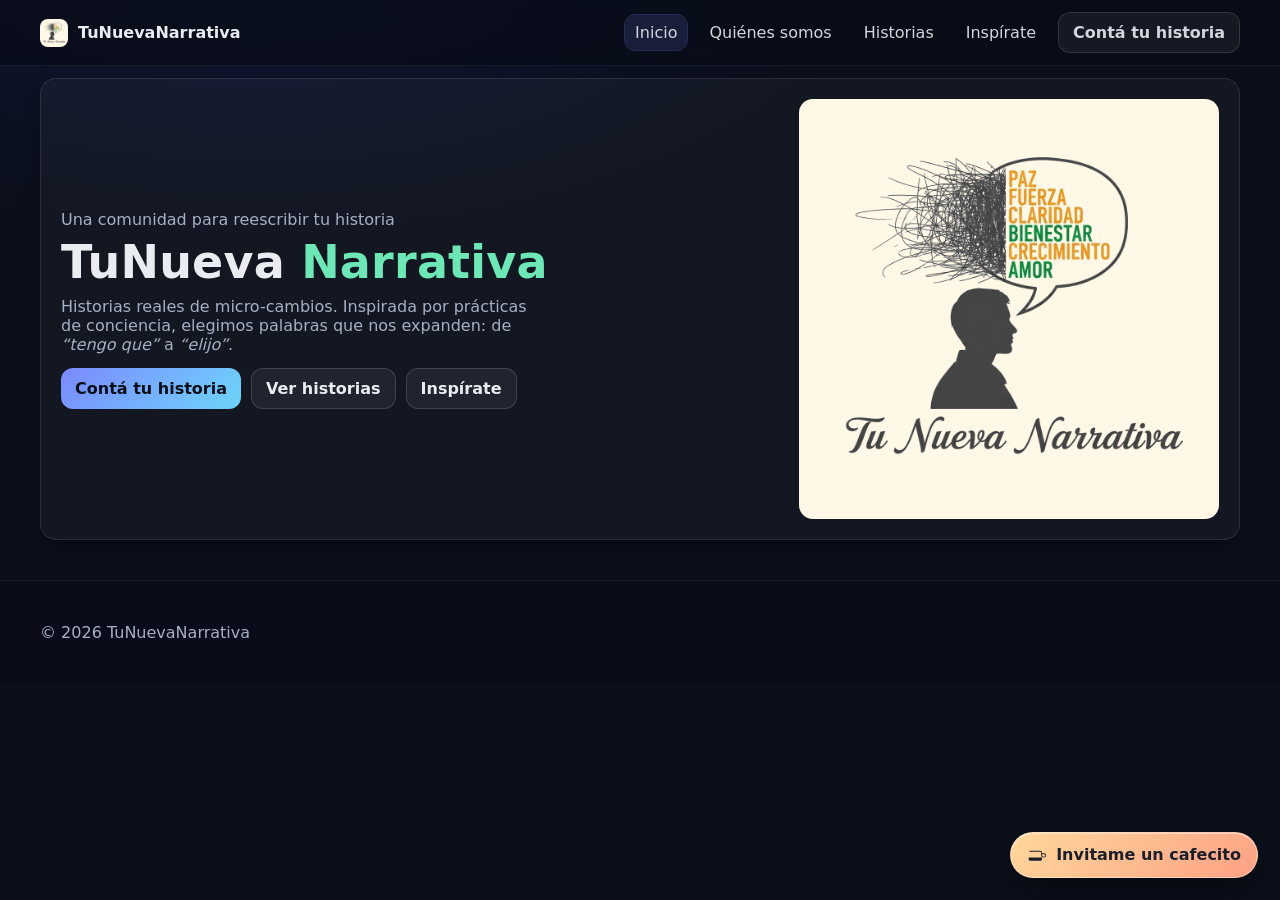
<file: index.html>
<!DOCTYPE html>
<html lang="es">
<head>
  <meta charset="utf-8" />
  <meta name="viewport" content="width=device-width, initial-scale=1" />
  <title>TuNuevaNarrativa</title>

  <!-- Tu CSS principal (dejá el tuyo) -->
  <link rel="stylesheet" href="assets/styles.css" />
  <!-- NUEVO: CSS chico para el menú móvil -->
  <link rel="stylesheet" href="assets/nav-mobile.css" />
</head>
<body>
  <header>
    <div class="container nav">
      <div class="brand">
        <img class="brand-logo" src="assets/logo.png" alt="Tu Nueva Narrativa" />
        <a href="#/inicio" style="text-decoration:none;color:var(--text);font-weight:700">TuNuevaNarrativa</a>
      </div>

      <!-- Botón hamburguesa (móvil) -->
      <button class="nav-toggle" aria-expanded="false" aria-controls="site-nav" aria-label="Abrir menú">☰</button>

      <!-- Menú -->
      <nav id="site-nav" aria-label="Principal">
        <a href="#/inicio">Inicio</a>
        <a href="#/quienes-somos">Quiénes somos</a>
        <a href="#/historias">Historias</a>
        <a href="#/recursos">Inspírate</a>
        <a class="btn btn-outline" href="#/conta-tu-historia">Contá tu historia</a>
      </nav>
    </div>
  </header>

  <main id="app" class="app"></main>

  <footer>
    <div class="container">
      <p>© <span id="year"></span> TuNuevaNarrativa</p>
    </div>
  </footer>

  <script src="assets/app.js?v=7"></script>
    <!-- …acá van tu header, el <div id="app"></div> y el footer… -->

  <!-- scripts de tu sitio -->
  <script src="assets/app.js"></script>

  <!-- Botón flotante Cafecito (pegalo acá, justo antes de </body>) -->
  <a class="floating-cafecito"
     href="https://cafecito.app/tunuevanarrativa"
     target="_blank"
     rel="noopener noreferrer"
     aria-label="Invitame un cafecito">
    <svg viewBox="0 0 24 24" aria-hidden="true">
      <path d="M3 8h13a1 1 0 0 1 1 1v3a3 3 0 0 0 3 3h.5a2.5 2.5 0 0 0 0-5H18V9a2 2 0 0 0-2-2H3v1Zm15 3h2.5a1.5 1.5 0 0 1 0 3H20a2 2 0 0 1-2-2v-1ZM4 19a2 2 0 0 1-2-2v-2h16v2a2 2 0 0 1-2 2H4Zm0 0h12" fill="currentColor"/>
    </svg>
    <span>Invitame un cafecito</span>
  </a>
</body>
</html>

</body>
</html>
</file>
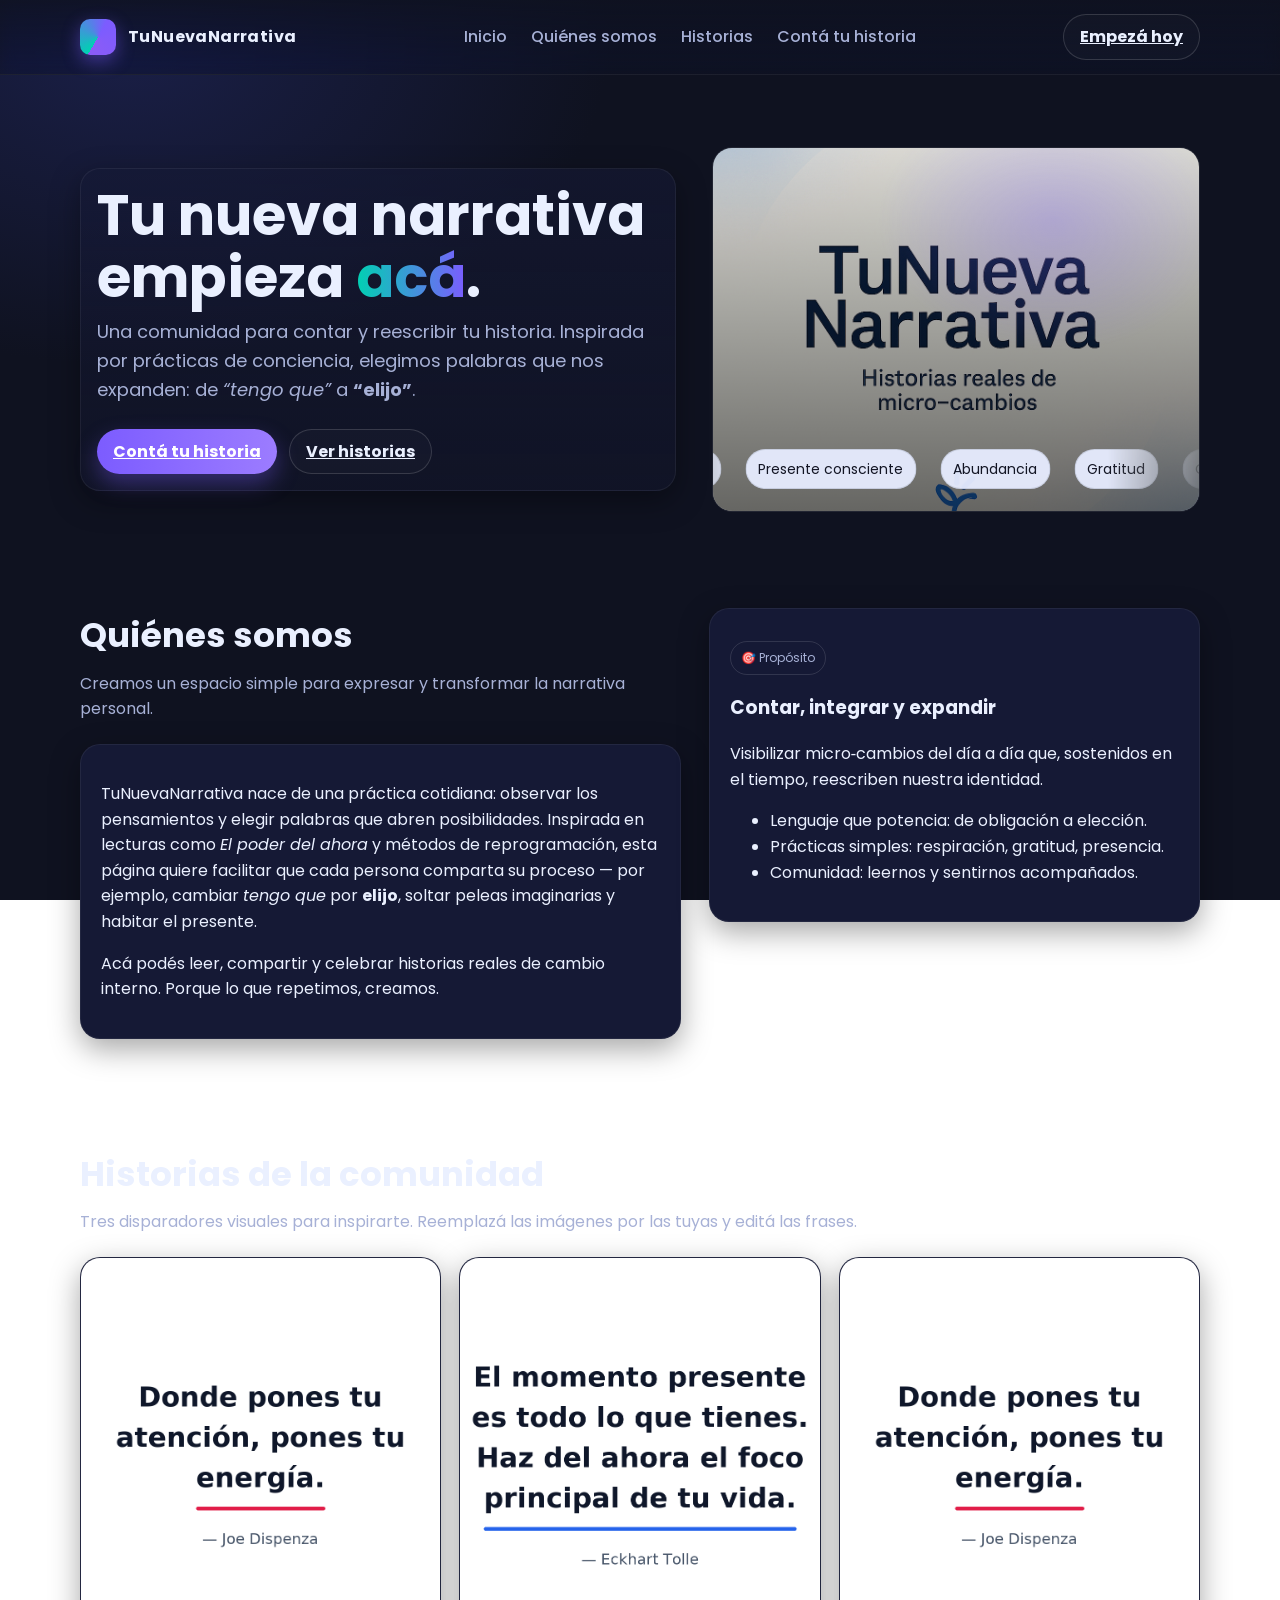
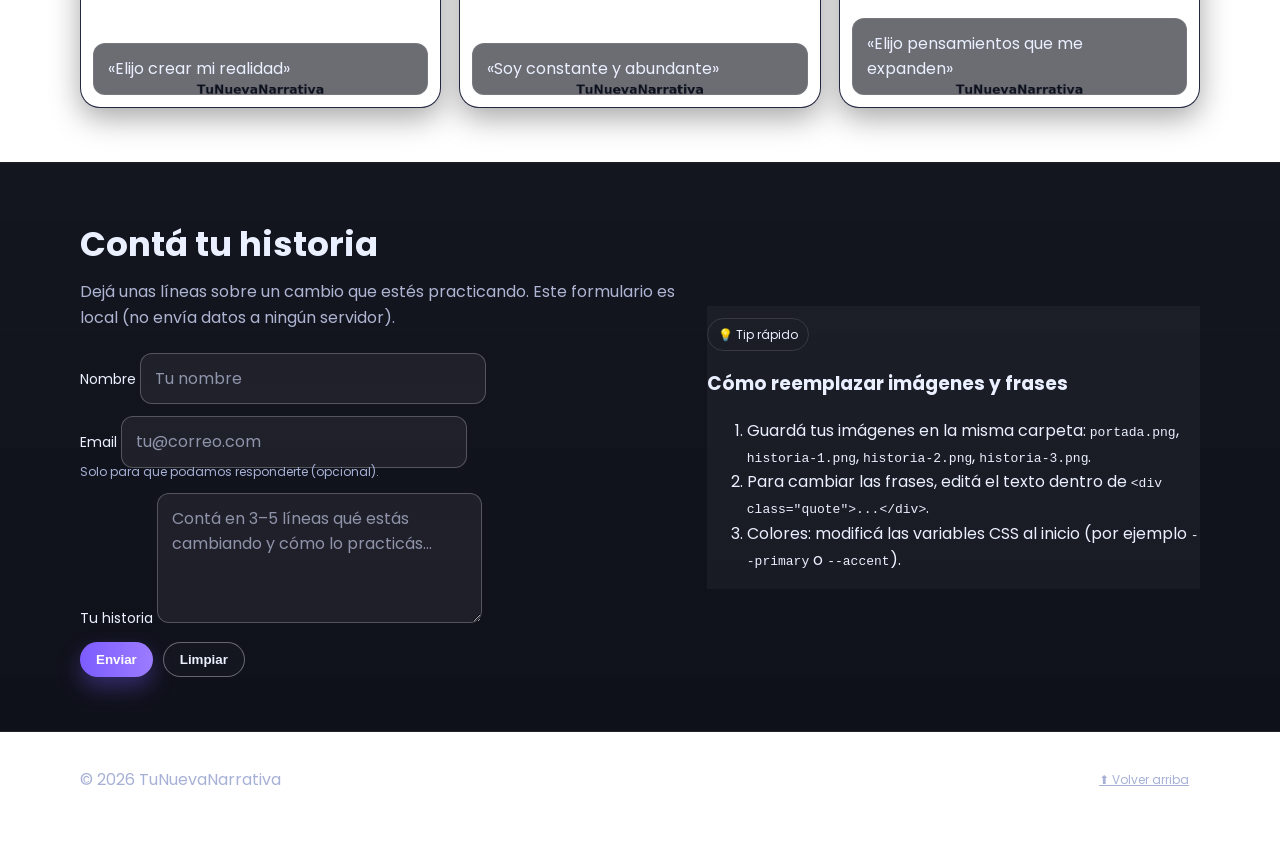
<file: Index.html>
<!DOCTYPE html>
<html lang="es">
<head>
  <meta charset="utf-8" />
  <meta name="viewport" content="width=device-width, initial-scale=1" />
  <title>TuNuevaNarrativa — Contá tu historia</title>
  <meta name="description" content="TuNuevaNarrativa: una comunidad para contar y reescribir tu historia. Inspirá y dejate inspirar." />
  <meta property="og:title" content="TuNuevaNarrativa — Contá tu historia" />
  <meta property="og:description" content="Una comunidad para contar y reescribir tu historia." />
  <meta property="og:type" content="website" />
  <meta property="og:image" content="portada.png" />
  <link rel="preconnect" href="https://fonts.googleapis.com">
  <link rel="preconnect" href="https://fonts.gstatic.com" crossorigin>
  <link href="https://fonts.googleapis.com/css2?family=Poppins:wght@300;400;600;700&display=swap" rel="stylesheet">
  <style>
    :root{
      /* Cambiá estos colores a tu gusto */
      --bg: #0f1220;            /* Fondo principal (muy oscuro para resaltar) */
      --panel: #151935;        /* Paneles/cards */
      --text: #eaf0ff;         /* Texto principal */
      --muted: #a7b1d6;        /* Texto secundario */
      --primary: #7c5cff;      /* Llamativo (violeta) */
      --accent: #00d1b2;       /* Acento (turquesa) */
      --danger: #ff6b6b;       /* Errores */
      --radius-xl: 20px;
      --radius-md: 14px;
      --shadow: 0 10px 30px rgba(0,0,0,.35);
    }

    *{ box-sizing: border-box; }
    html, body{ height: 100%; }
    body{
      margin: 0;
      font-family: 'Poppins', system-ui, -apple-system, Segoe UI, Roboto, Ubuntu, Cantarell, 'Helvetica Neue', Arial, sans-serif;
      background: radial-gradient(1200px 800px at 10% 5%, #1a1f47 0%, var(--bg) 40%) no-repeat;
      color: var(--text);
      line-height: 1.6;
      scroll-behavior: smooth;
    }

    /* Layout */
    .container{ width: min(1120px, 92%); margin-inline: auto; }

    /* Header */
    header{
      position: sticky; top: 0; z-index: 100;
      backdrop-filter: saturate(160%) blur(8px);
      background: linear-gradient(180deg, rgba(15,18,32,.85), rgba(15,18,32,.45));
      border-bottom: 1px solid rgba(255,255,255,.06);
    }
    .nav{ display: flex; align-items: center; justify-content: space-between; padding: 14px 0; }
    .brand{ display: flex; align-items: center; gap: 12px; font-weight: 700; letter-spacing: .4px; }
    .logo{
      width: 36px; height: 36px; border-radius: 10px;
      background: conic-gradient(from 210deg, var(--accent), var(--primary), #8b5cf6);
      box-shadow: 0 6px 18px rgba(124,92,255,.45);
    }
    nav a{
      color: var(--muted); text-decoration: none; margin-left: 20px; font-weight: 500;
    }
    nav a:hover{ color: var(--text); }
    .btn{ display: inline-flex; align-items: center; gap: 8px; border: 0; cursor: pointer; font-weight: 700; }
    .btn-primary{
      background: linear-gradient(90deg, var(--primary), #9c7cff);
      padding: 10px 16px; border-radius: 999px; color: white; box-shadow: 0 10px 22px rgba(124,92,255,.35);
    }
    .btn-outline{
      padding: 9px 16px; border-radius: 999px; color: var(--text);
      border: 1px solid rgba(255,255,255,.15);
      background: rgba(255,255,255,.02);
    }

    /* Hero */
    .hero{ position: relative; padding: 72px 0 42px; overflow: clip; }
    .hero-wrap{ display: grid; grid-template-columns: 1.1fr .9fr; gap: 36px; align-items: center; }
    .hero h1{ font-size: clamp(32px, 5vw, 56px); line-height: 1.1; margin: 0 0 10px; }
    .hero p{ color: var(--muted); margin: 0 0 24px; font-size: clamp(16px, 2vw, 18px); }
    .hero-cta{ display: flex; gap: 12px; flex-wrap: wrap; }

    .hero-card{
      background: linear-gradient(180deg, rgba(21,25,53,.6), rgba(21,25,53,.3));
      border: 1px solid rgba(255,255,255,.06);
      border-radius: var(--radius-xl);
      padding: 16px; box-shadow: var(--shadow);
    }
    .hero-img{
      position: relative; aspect-ratio: 4 / 3; border-radius: var(--radius-xl); overflow: hidden; isolation: isolate;
      border: 1px solid rgba(255,255,255,.08);
    }
    .hero-img img{ width: 100%; height: 100%; object-fit: cover; display: block; filter: saturate(1.05) contrast(1.05); }
    .hero-overlay{
      position: absolute; inset: 0; background: radial-gradient(60% 60% at 70% 20%, rgba(124,92,255,.28), transparent 60%),
                                      linear-gradient(180deg, rgba(0,0,0,.15), rgba(0,0,0,.6));
    }
    .ticker{
      position: absolute; inset-inline: -10%; bottom: 14px; display: flex; gap: 24px; padding: 8px 0; overflow: hidden;
      mask-image: linear-gradient(90deg, transparent, black 18%, black 82%, transparent);
    }
    .tag{
      white-space: nowrap; padding: 8px 12px; border-radius: 999px; font-size: 14px; color: #0e1020;
      background: #e7edff; border: 1px solid rgba(13,18,45,.12); opacity: .95;
    }

    /* Sección: Quiénes somos */
    section{ padding: 54px 0; }
    .section-title{ font-size: clamp(22px, 3.4vw, 34px); margin: 0 0 8px; }
    .section-sub{ color: var(--muted); margin: 0 0 22px; }
    .about{ display: grid; grid-template-columns: 1.1fr .9fr; gap: 28px; align-items: start; }
    .about .panel{ background: var(--panel); border: 1px solid rgba(255,255,255,.06); border-radius: var(--radius-xl); padding: 20px; box-shadow: var(--shadow); }

    /* Sección: Historias */
    .grid{ display: grid; gap: 18px; grid-template-columns: repeat(12, 1fr); }
    .card{ grid-column: span 4; background: var(--panel); border: 1px solid rgba(255,255,255,.06); border-radius: var(--radius-xl); overflow: hidden; box-shadow: var(--shadow); }
    .card .media{ position: relative; aspect-ratio: 4/5; overflow: hidden; }
    .card img{ width: 100%; height: 100%; object-fit: cover; display: block; }
    .card .quote{ position: absolute; inset: auto 12px 12px 12px; background: rgba(10,12,22,.6); color: var(--text); padding: 12px 14px; border-radius: 12px; border: 1px solid rgba(255,255,255,.08); }
    .chip{ display:inline-flex; align-items:center; gap:8px; font-size:12px; padding:6px 10px; border-radius:999px; border:1px solid rgba(255,255,255,.12); color: var(--muted); }

    /* CTA */
    .cta{ display:grid; grid-template-columns: 1.1fr .9fr; gap: 24px; align-items:center; }
    form{ display: grid; gap: 12px; }
    label{ font-size: 14px; color: var(--muted); }
    input, textarea{ background: rgba(255,255,255,.03); color: var(--text); border: 1px solid rgba(255,255,255,.14); border-radius: 12px; padding: 12px 14px; font: inherit; }
    textarea{ min-height: 130px; resize: vertical; }
    .hint{ font-size: 12px; color: var(--muted); margin-top: -6px; }
    .msg-ok{ display:none; padding: 14px; background: rgba(0,209,178,.15); border: 1px solid rgba(0,209,178,.35); color: #c7fff4; border-radius: 12px; }
    .msg-err{ display:none; padding: 14px; background: rgba(255,107,107,.1); border: 1px solid rgba(255,107,107,.35); color: #ffd3d3; border-radius: 12px; }

    /* Footer */
    footer{ padding: 30px 0 60px; color: var(--muted); border-top: 1px solid rgba(255,255,255,.06); }

    /* Responsivo */
    @media (max-width: 980px){ .hero-wrap, .about, .cta{ grid-template-columns: 1fr; } }
    @media (max-width: 860px){ .card{ grid-column: span 6; } }
    @media (max-width: 540px){ .card{ grid-column: span 12; } nav{ display:none; } }
      /* === Ajuste de contraste para la sección “Contá tu historia” === */
    #conta-tu-historia{ 
      background: linear-gradient(180deg, rgba(10,12,22,.96), rgba(10,12,22,.98));
      border-top: 1px solid rgba(255,255,255,.06);
      border-bottom: 1px solid rgba(255,255,255,.06);
      scroll-margin-top: 80px; /* evita que el header tape el título al hacer clic en el ancla */
    }
    #conta-tu-historia, 
    #conta-tu-historia h2, 
    #conta-tu-historia p, 
    #conta-tu-historia label{ color: var(--text); }
    #conta-tu-historia .section-sub{ color: #d6ddffcc; }
    #conta-tu-historia input, 
    #conta-tu-historia textarea{ 
      background: rgba(255,255,255,.06); 
      border-color: rgba(255,255,255,.24); 
      color: var(--text); 
    }
    #conta-tu-historia input::placeholder, 
    #conta-tu-historia textarea::placeholder{ color: #d9e1ff99; }
    #conta-tu-historia .panel{ background: rgba(255,255,255,.04); border-color: rgba(255,255,255,.12); }
    #conta-tu-historia .btn-outline{ border-color: rgba(255,255,255,.35); }
  </style>
</head>
<body>
  <header>
    <div class="container nav">
      <div class="brand">
        <div class="logo" aria-hidden="true"></div>
        <span>TuNuevaNarrativa</span>
      </div>
      <nav aria-label="Principal">
        <a href="#inicio">Inicio</a>
        <a href="#quienes-somos">Quiénes somos</a>
        <a href="#historias">Historias</a>
        <a href="#conta-tu-historia">Contá tu historia</a>
      </nav>
      <a class="btn btn-outline" href="#conta-tu-historia" aria-label="Ir al formulario">Empezá hoy</a>
    </div>
  </header>

  <main id="inicio" class="hero">
    <div class="container hero-wrap">
      <div>
        <div class="hero-card">
          <h1>Tu nueva narrativa empieza <span style="background: linear-gradient(90deg,var(--accent), var(--primary)); -webkit-background-clip: text; background-clip: text; color: transparent;">acá</span>.</h1>
          <p>Una comunidad para contar y reescribir tu historia. Inspirada por prácticas de conciencia, elegimos palabras que nos expanden: de <em>“tengo que”</em> a <strong>“elijo”</strong>.</p>
          <div class="hero-cta">
            <a class="btn btn-primary" href="#conta-tu-historia">Contá tu historia</a>
            <a class="btn btn-outline" href="#historias">Ver historias</a>
          </div>
        </div>
      </div>

      <div class="hero-img" aria-label="Imagen de portada">
        <!-- Reemplazá portada.png por tu imagen -->
        <img src="portada.png" alt="Fondo inspirador para TuNuevaNarrativa" />
        <div class="hero-overlay"></div>
        <div class="ticker" aria-hidden="true">
          <span class="tag">Elijo crear</span>
          <span class="tag">Presente consciente</span>
          <span class="tag">Abundancia</span>
          <span class="tag">Gratitud</span>
          <span class="tag">Constancia</span>
          <span class="tag">Nuevas creencias</span>
        </div>
      </div>
    </div>
  </main>

  <section id="quienes-somos">
    <div class="container about">
      <div>
        <h2 class="section-title">Quiénes somos</h2>
        <p class="section-sub">Creamos un espacio simple para expresar y transformar la narrativa personal.</p>
        <div class="panel">
          <p>
            TuNuevaNarrativa nace de una práctica cotidiana: observar los pensamientos y elegir palabras que abren posibilidades. Inspirada en lecturas como <em>El poder del ahora</em> y métodos de reprogramación, esta página quiere facilitar que cada persona comparta su proceso — por ejemplo, cambiar <em>tengo que</em> por <strong>elijo</strong>, soltar peleas imaginarias y habitar el presente.
          </p>
          <p>
            Acá podés leer, compartir y celebrar historias reales de cambio interno. Porque lo que repetimos, creamos.
          </p>
        </div>
      </div>
      <div class="panel">
        <p class="chip">🎯 Propósito</p>
        <h3 style="margin-top:6px">Contar, integrar y expandir</h3>
        <p>Visibilizar micro‑cambios del día a día que, sostenidos en el tiempo, reescriben nuestra identidad.</p>
        <ul>
          <li>Lenguaje que potencia: de obligación a elección.</li>
          <li>Prácticas simples: respiración, gratitud, presencia.</li>
          <li>Comunidad: leernos y sentirnos acompañados.</li>
        </ul>
      </div>
    </div>
  </section>

  <section id="historias">
    <div class="container">
      <h2 class="section-title">Historias de la comunidad</h2>
      <p class="section-sub">Tres disparadores visuales para inspirarte. Reemplazá las imágenes por las tuyas y editá las frases.</p>
      <div class="grid">
        <!-- Card 1 -->
        <article class="card" aria-label="Historia 1">
          <div class="media">
            <img src="historia-1.png" alt="Persona mirando un amanecer" />
            <div class="quote">«Elijo crear mi realidad»</div>
          </div>
        </article>
        <!-- Card 2 -->
        <article class="card" aria-label="Historia 2">
          <div class="media">
            <img src="historia-2.png" alt="Cuaderno de gratitud" />
            <div class="quote">«Soy constante y abundante»</div>
          </div>
        </article>
        <!-- Card 3 -->
        <article class="card" aria-label="Historia 3">
          <div class="media">
            <img src="historia-3.png" alt="Sendero en la naturaleza" />
            <div class="quote">«Elijo pensamientos que me expanden»</div>
          </div>
        </article>
      </div>
    </div>
  </section>

  <section id="conta-tu-historia">
    <div class="container cta">
      <div>
        <h2 class="section-title">Contá tu historia</h2>
        <p class="section-sub">Dejá unas líneas sobre un cambio que estés practicando. Este formulario es local (no envía datos a ningún servidor).</p>
        <form id="storyForm" novalidate>
          <div>
            <label for="nombre">Nombre</label>
            <input id="nombre" name="nombre" type="text" placeholder="Tu nombre" />
          </div>
          <div>
            <label for="email">Email</label>
            <input id="email" name="email" type="email" placeholder="tu@correo.com" />
            <div class="hint">Solo para que podamos responderte (opcional).</div>
          </div>
          <div>
            <label for="historia">Tu historia</label>
            <textarea id="historia" name="historia" placeholder="Contá en 3–5 líneas qué estás cambiando y cómo lo practicás..."></textarea>
          </div>
          <div style="display:flex; gap:10px; align-items:center; flex-wrap:wrap;">
            <button class="btn btn-primary" type="submit">Enviar</button>
            <button class="btn btn-outline" type="reset">Limpiar</button>
          </div>
          <div id="msgOk" class="msg-ok" role="status">¡Gracias por compartir! Tu historia quedó guardada en esta página (solo en tu navegador).</div>
          <div id="msgErr" class="msg-err" role="alert">Por favor escribí al menos 30 caracteres para tu historia.</div>
        </form>
      </div>
      <div class="panel">
        <p class="chip">💡 Tip rápido</p>
        <h3 style="margin-top:6px">Cómo reemplazar imágenes y frases</h3>
        <ol>
          <li>Guardá tus imágenes en la misma carpeta: <code>portada.png</code>, <code>historia-1.png</code>, <code>historia-2.png</code>, <code>historia-3.png</code>.</li>
          <li>Para cambiar las frases, editá el texto dentro de <code>&lt;div class="quote"&gt;...&lt;/div&gt;</code>.</li>
          <li>Colores: modificá las variables CSS al inicio (por ejemplo <code>--primary</code> o <code>--accent</code>).</li>
        </ol>
      </div>
    </div>
  </section>

  <footer>
    <div class="container" style="display:flex; justify-content:space-between; align-items:center; gap:12px; flex-wrap:wrap;">
      <span>© <span id="year"></span> TuNuevaNarrativa</span>
      <div style="display:flex; gap:10px; align-items:center;">
        <a class="chip" href="#inicio">⬆️ Volver arriba</a>
      </div>
    </div>
  </footer>

  <script>
    // Año dinámico en el footer
    document.getElementById('year').textContent = new Date().getFullYear();

    // Formulario local: valida, persiste en localStorage y muestra mensaje
    const form = document.getElementById('storyForm');
    const ok = document.getElementById('msgOk');
    const err = document.getElementById('msgErr');

    form.addEventListener('submit', (e) => {
      e.preventDefault();
      err.style.display = 'none';
      ok.style.display = 'none';

      const data = Object.fromEntries(new FormData(form).entries());
      const texto = (data.historia || '').trim();
      if(texto.length < 30){
        err.style.display = 'block';
        return;
      }
      const historias = JSON.parse(localStorage.getItem('tnn_historias') || '[]');
      historias.push({ ...data, fecha: new Date().toISOString() });
      localStorage.setItem('tnn_historias', JSON.stringify(historias));
      ok.style.display = 'block';
      form.reset();
    });

    // Accesibilidad: reduce animaciones si usuario prefiere
    const reduce = window.matchMedia('(prefers-reduced-motion: reduce)').matches;
    if(!reduce){
      // Animación simple del ticker de etiquetas
      const ticker = document.querySelector('.ticker');
      if(ticker){
        let x = 0;
        const step = () => {
          x -= 0.5; // velocidad
          ticker.style.transform = `translateX(${x}px)`;
          if(Math.abs(x) > ticker.scrollWidth / 2){ x = 0; }
          requestAnimationFrame(step);
        };
        requestAnimationFrame(step);
      }
    }
  </script>
</body>
</html>
</file>
<file: assets/styles.css>
/* ===============================
   TuNuevaNarrativa – styles.css
   =============================== */

/* ---- Reset & Base ---- */
* { box-sizing: border-box; }
html, body { height: 100%; }
:root{
  --bg: #0b0f1a;
  --panel: #10172a;
  --panel-2:#0f1426;
  --text:#e9ecf1;
  --muted:#a6b0c3;
  --primary:#7c89ff;
  --primary-2:#6ee7b7;
  --danger:#ff6b6b;

  --radius:14px;
  --radius-xl:18px;
  --shadow: 0 8px 24px rgba(0,0,0,.35);
}
body{
  margin:0;
  font-family: system-ui, -apple-system, Segoe UI, Roboto, "Helvetica Neue", Arial, "Noto Sans", "Liberation Sans", sans-serif;
  color:var(--text);
  background: radial-gradient(1200px 600px at 20% -10%, #10183a 0%, #0b0f1a 55%) no-repeat fixed,
              var(--bg);
  color-scheme: dark;
}

/* ---- Helpers ---- */
.container{ width: min(1200px, calc(100% - 32px)); margin-inline:auto; }
.is-hidden{ display:none !important; }
.section-actions{ margin-top:14px; display:flex; gap:10px; flex-wrap:wrap; }

/* ---- Header & Nav ---- */
header{
  position: sticky; top:0; z-index:50;
  background: rgba(8,12,24,.76);
  backdrop-filter: blur(8px);
  border-bottom: 1px solid rgba(255,255,255,.06);
}
header .nav{ display:flex; align-items:center; justify-content:space-between; gap:16px; padding:12px 0; }
.brand{ display:flex; align-items:center; gap:10px; }
.brand-logo{ width:28px; height:28px; border-radius:8px; object-fit:cover; }

nav{ display:flex; align-items:center; gap:12px; }
nav a{
  color:var(--text); text-decoration:none;
  padding:8px 10px; border-radius:10px;
  opacity:.9;
}
nav a:hover{ background:rgba(255,255,255,.06); }
nav a.active{ background:rgba(124,137,255,.16); outline:1px solid rgba(124,137,255,.28); }
.nav-toggle{ display:none; }

/* ---- Buttons ---- */
.btn{
  display:inline-flex; align-items:center; justify-content:center;
  padding:10px 14px; border-radius:12px; font-weight:700;
  border:1px solid transparent; cursor:pointer; text-decoration:none; color:var(--text);
}
.btn-outline{ background:rgba(255,255,255,.06); border-color: rgba(255,255,255,.14); }
.btn-outline:hover{ background:rgba(255,255,255,.10); }
.btn-primary{
  background: linear-gradient(135deg, var(--primary) 0%, #6dd5fa 100%);
  color:#0b0f1a; border:none;
}
.btn-primary:hover{ filter: brightness(.96); }

/* ---- Sections ---- */
.section-title{ font-size:28px; margin:22px 0 8px; }
.section-sub{ color:var(--muted); margin:0 0 16px; }

/* ---- Panel ---- */
.panel{
  background: var(--panel);
  border:1px solid rgba(255,255,255,.06);
  border-radius: var(--radius-xl);
  box-shadow: var(--shadow);
  padding:20px;
}

/* ---- Chips ---- */
.chip{
  display:inline-flex; align-items:center; gap:8px;
  padding:6px 10px; border-radius:999px;
  background:rgba(255,255,255,.06); color:var(--text);
  font-weight:600; margin-bottom:10px;
  border:1px solid rgba(255,255,255,.10);
}

/* =======================
   HERO (Inicio)
   ======================= */
.hero{ padding:28px; }
.hero-grid{
  display:grid; grid-template-columns: 1.2fr 1fr; gap:24px; align-items:center;
}
.kicker{ color:var(--muted); margin:0 0 6px; }
.hero-title{ font-size:46px; margin:0 0 8px; letter-spacing:.2px; }
.hero-title span{ color:var(--primary-2); }
.hero-sub{ color:var(--muted); margin:0 0 14px; max-width:48ch; }
.hero-actions{ display:flex; gap:10px; flex-wrap:wrap; }
.hero-art img{ width:100%; max-width:420px; height:auto; display:block; margin-left:auto; border-radius:14px; }

/* =======================
   Recursos (YouTube grid)
   ======================= */
.yt-grid{ display:grid; gap:16px; grid-template-columns: repeat(12, 1fr); }
.yt-card{
  grid-column: span 4;                /* 3 por fila en desktop */
  background:var(--panel-2);
  border:1px solid rgba(255,255,255,.06);
  border-radius:16px;
  overflow:hidden;
  box-shadow:var(--shadow);
}
.yt-thumb{ width:100%; height:160px; object-fit:cover; display:block; background:#0b0f1a; }
.yt-body{ display:flex; align-items:center; justify-content:space-between; gap:12px; padding:10px 12px; }
.yt-title{
  margin:0; font-weight:600; color:var(--text);
  overflow:hidden; white-space:nowrap; text-overflow:ellipsis;
  max-width: calc(100% - 72px);
}
.yt-open{
  display:inline-flex; align-items:center; justify-content:center;
  padding:6px 10px; border-radius:10px;
  background:rgba(255,255,255,.08); color:var(--text); text-decoration:none; font-weight:600;
  border:1px solid rgba(255,255,255,.12);
}
.yt-open:hover{ background:rgba(255,255,255,.12); }

/* ==============
   Libros (grid)
   ============== */
.book-grid{ display:grid; gap:16px; grid-template-columns: repeat(12, 1fr); }
/* — versión chica: mitad de tamaño — */
.book-card{
  grid-column: span 2;                 /* 12/2 = 6 por fila en desktop */
  background:var(--panel-2);
  border:1px solid rgba(255,255,255,.06);
  border-radius:16px; overflow:hidden; box-shadow:var(--shadow);
}
.book-thumb{ aspect-ratio:3/4; width:100%; background:radial-gradient(120% 120% at 10% 5%, #1c2250 0%, #0f1220 60%); border-bottom:1px solid rgba(255,255,255,.06); display:grid; place-items:center; }
.book-thumb img{ width:100%; height:100%; object-fit:cover; display:block; }
.book-body{ padding:10px 12px; }
.book-title{ margin:0; font-weight:600; color:var(--text); font-size:13px; }

/* ---- Forms (inputs + SELECT oscuro) ---- */
form label{ display:block; margin:10px 0 6px; font-weight:700; }
form input, form select, form textarea{
  width:100%; color:var(--text);
  background:rgba(255,255,255,.06); border:1px solid rgba(255,255,255,.14);
  border-radius:14px; padding:10px 12px; outline:none;
}
form input::placeholder, form textarea::placeholder{ color:#9aa3b5; }
form input:focus, form select:focus, form textarea:focus{
  border-color: rgba(124,137,255,.6); box-shadow:0 0 0 3px rgba(124,137,255,.15);
}
.hint{ color:var(--muted); font-size:13px; }

/* Select desplegado en oscuro */
select, option{ background-color: var(--panel) !important; color: var(--text) !important; }
option:checked{ background-color: rgba(124,137,255,.25) !important; }

/* ---- Contá tu historia ---- */
.form-wrapper{ max-width: 920px; margin-inline:auto; }
.grid-2-simple{ display:grid; grid-template-columns: 1fr 1fr; gap:16px; }
.grid-2-simple .field-full{ grid-column: 1 / -1; }
.form-actions{ display:flex; gap:10px; margin-top:6px; }

/* Textarea auto 2→6 filas (JS maneja la altura) */
#storyForm textarea{
  width:100%;
  line-height:1.5;
  font-size:16px;
  padding:12px 14px;
  border-radius:14px;
  height:auto;
  min-height:0;
  overflow-y:hidden;
  resize:none;
}
.msg-ok, .msg-err{ display:none; margin-top:12px; font-weight:600; }
.msg-ok{ color:#9ef2b1; }
.msg-err{ color:#ffb3b3; }

/* ---- Stories ---- */
.stories-grid{ display:grid; grid-template-columns: 1fr 1fr; gap:16px; }
.story-head{ margin-bottom:8px; }
.story-title{ margin:0 0 4px; font-size:22px; }
.story-meta{ color:var(--muted); font-size:13px; }
.story-body p{ margin: 10px 0; }
.story-body ul{ margin: 8px 0 0 18px; }
.story-cta{ margin-top:10px; background:rgba(124,137,255,.12); border:1px solid rgba(124,137,255,.25); padding:10px 12px; border-radius:12px; }

/* ---- Footer ---- */
footer{ margin-top:40px; padding:26px 0; color:var(--muted); border-top:1px solid rgba(255,255,255,.06); background:rgba(8,12,24,.4); }

/* =================
   Breakpoints (RWD)
   ================= */
@media (max-width: 1024px){
  .yt-card{ grid-column: span 6; }
  .book-card{ grid-column: span 4; }
}
@media (max-width: 860px){
  .hero-grid{ grid-template-columns: 1fr; }
  .hero-art img{ margin-inline:auto; }
  .yt-card{ grid-column: span 12; }
  .book-card{ grid-column: span 6; }
  .grid-2-simple{ grid-template-columns: 1fr; }
  .stories-grid{ grid-template-columns: 1fr; }
}
@media (max-width: 540px){
  .hero-title{ font-size:36px; }
  .book-card{ grid-column: span 12; }
}

/* ===== Historias (acordeón + filtros) ===== */
.stories-filters { display:grid; gap:12px; margin-bottom:16px; }
.stories-filters .chips { display:flex; flex-wrap:wrap; gap:8px; }
.stories-filters .chip.active { background:var(--accent-600); color:#fff; }

.stories-list { display:flex; flex-direction:column; gap:14px; }

.story {
  border-radius:16px; background:var(--surface-2);
  box-shadow: var(--shadow-1);
  overflow:hidden; border:1px solid var(--surface-3);
}
.story-summary { list-style:none; cursor:pointer; padding:16px 18px; }
.story[open] .story-summary { background:var(--surface-3); }
.story-summary h3 { margin:0 0 6px 0; font-size:1.15rem; }
.story-summary .tldr { margin:0 0 6px 0; opacity:.9; }
.story-summary .meta { display:flex; gap:12px; font-size:.9rem; opacity:.8; }
.story-summary .meta .tags{ opacity:.9; }

.story-body { padding:16px 18px 20px; display:grid; gap:10px; }
.story-body h4 { margin:8px 0 2px; font-size:1rem; }
.story-body ul { margin:0 0 6px 1rem; }
.story-body ul.inline { display:flex; flex-wrap:wrap; gap:10px; margin:0; }
.story-body ul.inline li { list-style:none; padding:6px 10px; border:1px solid var(--surface-4); border-radius:999px; }
.story .cta { margin-top:8px; display:flex; align-items:center; gap:10px; flex-wrap:wrap; }

@media (max-width: 540px){
  .story-summary h3{ font-size:1.05rem; }
  .story-summary .meta{ flex-wrap:wrap; gap:8px; }
}

/* ====== Panels genéricos ====== */
.panel{
  background: var(--surface-2);
  border: 1px solid var(--surface-3);
  border-radius: 16px;
  padding: 16px 18px;
  margin: 12px 0 16px;
}
.panel-tight{ padding: 14px; }

/* Inputs */
.input{
  width: 100%;
  background: var(--surface-1);
  border: 1px solid var(--surface-4);
  color: var(--text-1);
  padding: 10px 12px;
  border-radius: 10px;
}

/* Chips */
.chips{ display:flex; flex-wrap:wrap; gap:8px; margin-top:10px; }
.chip{ padding:6px 10px; border-radius:999px; border:1px solid var(--surface-4); background:var(--surface-1); }
.chip.active{ background: var(--accent-600); color: #fff; }

/* Word power */
.word-power .lead{ margin:6px 0 8px; font-weight:500; }
.word-power .bullets{ margin:8px 0; padding-left:18px; }
.word-power .micro{ opacity:.85; font-style:italic; }

/* Lista de historias = cards con separación */
.stories-list{ display:flex; flex-direction:column; gap:18px; }

/* Card de historia */
.story.card{
  border-radius:16px; background:var(--surface-2);
  border:1px solid var(--surface-3);
  box-shadow: var(--shadow-1);
  overflow:hidden; transition: transform .15s, box-shadow .15s;
}
.story.card:hover{ transform: translateY(-1px); box-shadow: var(--shadow-2); }

.story-summary{ list-style:none; cursor:pointer; padding:16px 18px; position:relative; }
.story[open] .story-summary{ background:var(--surface-3); }
.story-summary h3{ margin:0 0 6px; font-size:1.15rem; }
.story-summary .muted{ opacity:.75; font-weight:400; }
.story-summary .tldr{ margin:0 6px 6px 0; opacity:.95; }
.story-summary .meta{ display:flex; gap:12px; font-size:.9rem; opacity:.85; }
.story-summary .meta .tags{ opacity:.9; }

/* “de → a” badge */
.swap-badge{
  position:absolute; top:12px; right:12px;
  background: linear-gradient(90deg, rgba(95,224,173,.15), rgba(95,224,173,.05));
  border:1px solid rgba(95,224,173,.35);
  color: var(--text-1); font-size:.85rem;
  padding:4px 8px; border-radius:999px;
}
.swap-badge span{ opacity:.75; }

/* Body */
.story-body{ padding:16px 18px 20px; display:grid; gap:10px; }
.story-body h4{ margin:8px 0 2px; font-size:1rem; }
.story-body ul{ margin:0 0 6px 1rem; }
.story-body ul.inline{ display:flex; flex-wrap:wrap; gap:8px; margin:0; }
.story-body ul.inline li{
  list-style:none; padding:6px 10px; border:1px solid var(--surface-4);
  border-radius:999px; background: var(--surface-1);
}
.pullquote{
  margin:2px 0 6px; padding:10px 12px; font-weight:600; font-style:italic;
  border-left:4px solid var(--accent-600); background: var(--surface-1);
  border-radius:8px;
}

/* Stats pills */
.stats{ display:flex; flex-wrap:wrap; gap:8px; margin:0 0 6px; padding-left:0; }
.stats li{
  list-style:none; padding:6px 10px; border-radius:10px;
  background: rgba(95,224,173,.08); border:1px solid rgba(95,224,173,.3);
}

/* CTA */
.story .cta{ margin-top:8px; display:flex; align-items:center; gap:10px; flex-wrap:wrap; }

@media (max-width:540px){
  .story-summary h3{ font-size:1.05rem; }
  .swap-badge{ position:static; margin:0 0 8px; }
}

/* ==== TNN · Overrides historias (cards/plegables) ======================= */
:root{
  --panel-bg: rgba(255,255,255,0.035);
  --card-bg:  rgba(255,255,255,0.045);
  --card-bg-2:rgba(255,255,255,0.07);
  --border-1: rgba(255,255,255,0.10);
  --border-2: rgba(255,255,255,0.18);
  --shadow-1: 0 6px 18px rgba(0,0,0,.35);
  --shadow-2: inset 0 1px 0 rgba(255,255,255,.05);
}

/* Paneles (buscador + razones) */
.panel{
  background: var(--panel-bg);
  border: 1px solid var(--border-1);
  border-radius: 16px;
  padding: 20px;
  box-shadow: var(--shadow-1);
}
.panel-tight{ padding: 16px; }

/* Lista de historias: columnas verticales con gap */
.stories-list{
  display: flex;
  flex-direction: column;
  gap: 22px;
  margin-top: 18px;
}

/* Card visible y más clara */
.card{
  background:
    linear-gradient(180deg, var(--card-bg-2) 0%, var(--card-bg) 100%);
  border: 1px solid var(--border-2);
  border-radius: 16px;
  box-shadow: var(--shadow-1), var(--shadow-2);
  overflow: hidden;
}

/* Resumen clickeable + chevrón */
.story-summary{
  display: block;
  padding: 18px 20px 16px 20px;
  cursor: pointer;
  position: relative;
}
.story-summary::-webkit-details-marker{ display: none; }
details.story .story-summary::after{
  content: "▾";
  position: absolute;
  right: 18px; top: 20px;
  opacity: .75; font-size: 18px;
  transition: transform .18s ease;
}
details.story[open] .story-summary::after{
  transform: rotate(180deg);
}

/* TL;DR / meta */
.story-title{ margin: 2px 0 8px 0; }
.tldr{ margin: 0 0 10px 0; opacity: .92; }
.meta{ display:flex; gap:14px; opacity:.8; font-size:.95rem; }

/* Cuerpo de historia */
.story-body{
  padding: 16px 20px 20px 20px;
  border-top: 1px solid var(--border-1);
  background: rgba(255,255,255,0.03);
}
.story-body h4{ margin: 14px 0 6px 0; }
.story-body .pullquote{
  margin: 4px 0 10px 0;
  padding: 10px 12px;
  border-left: 3px solid var(--border-2);
  background: rgba(255,255,255,0.035);
  border-radius: 8px;
  font-style: italic;
}

/* Badge (de → a) a la derecha en desktop */
.swap-badge{
  position: absolute;
  right: 46px; top: 18px;
  font-size: .92rem;
  color: #bcd;
  background: rgba(255,255,255,0.06);
  border: 1px solid var(--border-1);
  padding: 4px 10px;
  border-radius: 999px;
}
@media (max-width: 720px){
  .swap-badge{
    position: static;
    display: inline-block;
    margin-bottom: 10px;
  }
}

/* Chips activos del filtro */
.stories-filters .chips{
  display: flex; flex-wrap: wrap;
  gap: 10px; margin-top: 12px;
}
.stories-filters .chip{
  border: 1px solid var(--border-1);
  background: rgba(255,255,255,.03);
  padding: 6px 12px; border-radius: 999px;
}
.stories-filters .chip.active{
  border-color: var(--border-2);
  background: rgba(255,255,255,.09);
}

/* Input grande del buscador */
.input.input-lg{
  width: 100%;
  padding: 12px 14px;
  border-radius: 12px;
  border: 1px solid var(--border-1);
  background: rgba(255,255,255,.04);
}

/* Espaciado fino entre bloques de la cabecera de historias */
.section-sub{ margin-bottom: 14px; }

/* Fin overrides ========================================================= */

/* ==== TNN · historias como tarjetas bien marcadas ===================== */
.stories-list{
  display:flex;
  flex-direction:column;
  gap:26px;
  margin-top:18px;
}

.card{
  background: linear-gradient(180deg, rgba(255,255,255,0.09) 0%, rgba(255,255,255,0.05) 100%);
  border: 1.5px solid rgba(255,255,255,0.22);
  border-radius: 16px;
  box-shadow: 0 10px 30px rgba(0,0,0,.45), inset 0 1px 0 rgba(255,255,255,.06);
  overflow: hidden;
}

.story-summary{
  display:block;
  padding: 20px 22px 16px 22px;
  cursor: pointer;
  position: relative;
}
.story-summary::-webkit-details-marker{ display:none; }

.story-title{ margin: 2px 60px 8px 0; }
.tldr{ margin: 0 0 10px 0; opacity:.95; }
.meta{ display:flex; gap:16px; opacity:.85; font-size:.95rem; }

details.story .story-summary::after{
  content:"▾";
  position:absolute; right:18px; top:20px;
  opacity:.8; font-size:18px; transition: transform .18s ease;
}
details.story[open] .story-summary::after{ transform: rotate(180deg); }

.story-body{
  padding: 18px 22px 22px 22px;
  border-top: 1px solid rgba(255,255,255,0.18);
  background: rgba(255,255,255,0.04);
}
.story-body h4{ margin:14px 0 6px 0; }
.story-body ul{ margin: 8px 0 10px 18px; }

.swap-badge{
  position:absolute; right:48px; top:18px;
  font-size:.92rem; color:#cfe6ff;
  background: rgba(255,255,255,0.09);
  border: 1px solid rgba(255,255,255,0.20);
  padding: 4px 10px; border-radius: 999px;
}
@media (max-width: 720px){
  .swap-badge{ position: static; display:inline-block; margin-bottom:10px; }
}
/* ===================================================================== */


@media (max-width:540px){
  .story-summary h3{ font-size:1.05rem; }
  .swap-badge{ position:static; margin:0 0 8px; }
}

/* ==== CTA superior ===================================================== */
.card-soft{
  background: linear-gradient(180deg, rgba(255,255,255,.07) 0%, rgba(255,255,255,.03) 100%);
  border: 1px solid rgba(255,255,255,.18);
  border-radius: 16px;
  padding: 18px;
  margin: 10px 0 22px;
  display: flex; align-items: center; gap: 16px;
  box-shadow: 0 10px 30px rgba(0,0,0,.35), inset 0 1px 0 rgba(255,255,255,.05);
}
.cta-icon{ font-size: 28px; filter: drop-shadow(0 2px 6px rgba(0,0,0,.25)); }
.cta-title{ margin: 0 0 4px 0; }
.cta-text p{ margin: 0; opacity: .9; }
.cta-actions{ margin-left: auto; display:flex; gap: 10px; }
@media (max-width: 720px){
  .card-soft{ flex-wrap: wrap; }
  .cta-actions{ margin-left: 0; }
}

/* ==== Historias: tarjetas separadas e íconos ========================== */
.stories-list{ display:flex; flex-direction:column; gap: 28px; margin-top: 18px; }

.card{
  background: linear-gradient(180deg, rgba(255,255,255,.10) 0%, rgba(255,255,255,.05) 100%);
  border: 1.6px solid rgba(255,255,255,.26);
  border-radius: 18px;
  box-shadow: 0 12px 34px rgba(0,0,0,.48), inset 0 1px 0 rgba(255,255,255,.06);
  overflow: hidden;
}

.story-summary{ display:block; padding: 20px 22px 16px 22px; cursor:pointer; position:relative; }
.story-summary::-webkit-details-marker{ display:none; }
details.story .story-summary::after{
  content:"▾"; position:absolute; right:18px; top:20px; opacity:.8; font-size:18px;
  transition: transform .18s ease;
}
details.story[open] .story-summary::after{ transform: rotate(180deg); }

.story-head{ display:flex; align-items:flex-start; gap:14px; }
.story-icon{
  width:42px; height:42px; border-radius:50%;
  display:grid; place-items:center; font-size:22px;
  background: rgba(255,255,255,.10); border:1px solid rgba(255,255,255,.22);
  box-shadow: inset 0 1px 0 rgba(255,255,255,.08);
}
.story-head-text{ min-width: 0; }
.story-title{ margin: 2px 60px 8px 0; }
.tldr{ margin: 0 0 10px 0; opacity:.95; }
.meta{ display:flex; flex-wrap:wrap; gap:16px; opacity:.85; font-size:.95rem; }

.swap-badge{
  display:inline-block;
  font-size:.92rem; color:#cfe6ff;
  background: rgba(255,255,255,.10); border:1px solid rgba(255,255,255,.22);
  padding:4px 10px; border-radius:999px; margin-bottom:8px;
}

.story-body{
  padding: 18px 22px 22px 22px;
  border-top: 1px solid rgba(255,255,255,.22);
  background: rgba(255,255,255,.04);
}
.story-body h4{ margin:14px 0 6px 0; }
.story-body ul{ margin: 8px 0 10px 18px; }

/* Cierre con pregunta y acción */
.story-cta{
  margin-top: 14px; padding: 14px 14px;
  border: 1px dashed rgba(255,255,255,.28);
  border-radius: 12px;
  background: rgba(255,255,255,.05);
  display:flex; align-items:center; gap: 12px; flex-wrap: wrap;
}
.story-cta .prompt{ margin:0; opacity:.95; }
.btn-sm{ padding: 8px 12px; font-size: .95rem; }
/* ===================================================================== */


/* === Historias: mismo look que la franja CTA cuando está contraída === */

/* Contraída → igual al .card-soft (claro) */
details.story:not([open]){
  background: linear-gradient(180deg, rgba(255,255,255,.07) 0%, rgba(255,255,255,.03) 100%);
  border: 1px solid rgba(255,255,255,.18);
  border-radius: 16px;
  box-shadow: 0 10px 30px rgba(0,0,0,.35), inset 0 1px 0 rgba(255,255,255,.05);
}

/* Un pequeño “hover” para dar feedback */
details.story:not([open]):hover{
  border-color: rgba(255,255,255,.26);
  transform: translateY(-1px);
  transition: border-color .18s ease, transform .18s ease;
}

/* Abierta → mantené el look “card” (un toque más marcada) */
details.story[open]{
  background: linear-gradient(180deg, rgba(255,255,255,.10) 0%, rgba(255,255,255,.05) 100%);
  border: 1.6px solid rgba(255,255,255,.26);
  border-radius: 18px;
  box-shadow: 0 12px 34px rgba(0,0,0,.48), inset 0 1px 0 rgba(255,255,255,.06);
}

/* El resumen toma el fondo transparente para que se vea el del contenedor */
details.story .story-summary{
  background: transparent;
}

/* Línea divisoria sólo cuando está abierto (entre resumen y cuerpo) */
details.story[open] .story-body{
  border-top: 1px solid rgba(255,255,255,.05);
  background: rgba(255,255,255,.04);
}

/* Clonar el look exacto de .card-soft para historias cerradas */
details.story:not([open]),
details.story:not([open]) .story-summary{
  background: linear-gradient(180deg, rgba(255,255,255,.12) 0%, rgba(255,255,255,.06) 100%) !important;
  border: 1px solid rgba(255,255,255,.24) !important;
  border-radius: 16px;
  box-shadow: 0 10px 30px rgba(0,0,0,.35), inset 0 1px 0 rgba(255,255,255,.05);
}

/* Abiertas: un poco más marcadas */
details.story[open]{
  background: linear-gradient(180deg, rgba(255,255,255,.10) 0%, rgba(255,255,255,.05) 100%) !important;
  border: 1.6px solid rgba(255,255,255,.32) !important;
  border-radius: 18px;
  box-shadow: 0 12px 34px rgba(0,0,0,.48), inset 0 1px 0 rgba(255,255,255,.06);
}

/* === Botón flotante Cafecito === */
.floating-cafecito{
  --safe-bottom: env(safe-area-inset-bottom, 0px);
  position: fixed;
  right: 22px;
  bottom: calc(22px + var(--safe-bottom));
  z-index: 9999;
  display: inline-flex;
  align-items: center;
  gap: .6rem;
  padding: .75rem 1rem;
  border-radius: 999px;
  background: linear-gradient(135deg,#FFD89B 0%,#FDA085 100%);
  color: #1b1f2a;
  font-weight: 700;
  border: 1px solid rgba(255,255,255,.35);
  box-shadow: 0 10px 30px rgba(0,0,0,.35), inset 0 1px 0 rgba(255,255,255,.45);
  text-decoration: none;
  line-height: 1;
}

/* Hover/animación suave */
.floating-cafecito:hover{ transform: translateY(-2px); filter: brightness(1.02); }
@media (prefers-reduced-motion: reduce){
  .floating-cafecito:hover{ transform:none; }
}

.floating-cafecito svg{ width:20px; height:20px; }

/* En móvil: botón compacto (solo ícono) */
@media (max-width: 540px){
  .floating-cafecito span{ display:none; }
  .floating-cafecito{
    padding:.7rem;
    border-radius:50%;
  }
}

/* Si alguna vez querés ubicarlo a la izquierda:
.floating-cafecito{ left:22px; right:auto; }
*/
</file>
<file: assets/nav-mobile.css>
/* Desktop: oculto el botón hamburguesa */
.nav-toggle{ display:none; }

/* Ajustes móviles */
@media (max-width:540px){
  /* muestro y estilizo el botón hamburguesa */
  .nav-toggle{
    display:inline-flex;
    align-items:center; justify-content:center;
    padding:8px 12px; gap:6px;
    border:1px solid rgba(255,255,255,.18);
    border-radius:10px;
    background:rgba(255,255,255,.06);
    color:var(--text); font-weight:700; cursor:pointer;
  }

  header .nav{ gap:10px; }
  header nav{
    display:none;              /* oculto por defecto en móvil */
    width:100%; padding-top:8px;
    border-top:1px solid rgba(255,255,255,.08);
    flex-direction:column; gap:8px;
  }
  header nav.open{ display:flex; }   /* se abre con JS */
  header nav a, header nav .btn{ margin-left:0; }

  /* ayudas de grilla para cards en móvil */
  .yt-card{ grid-column:span 12; }
  .book-card{ grid-column:span 12; }
}
</file>
